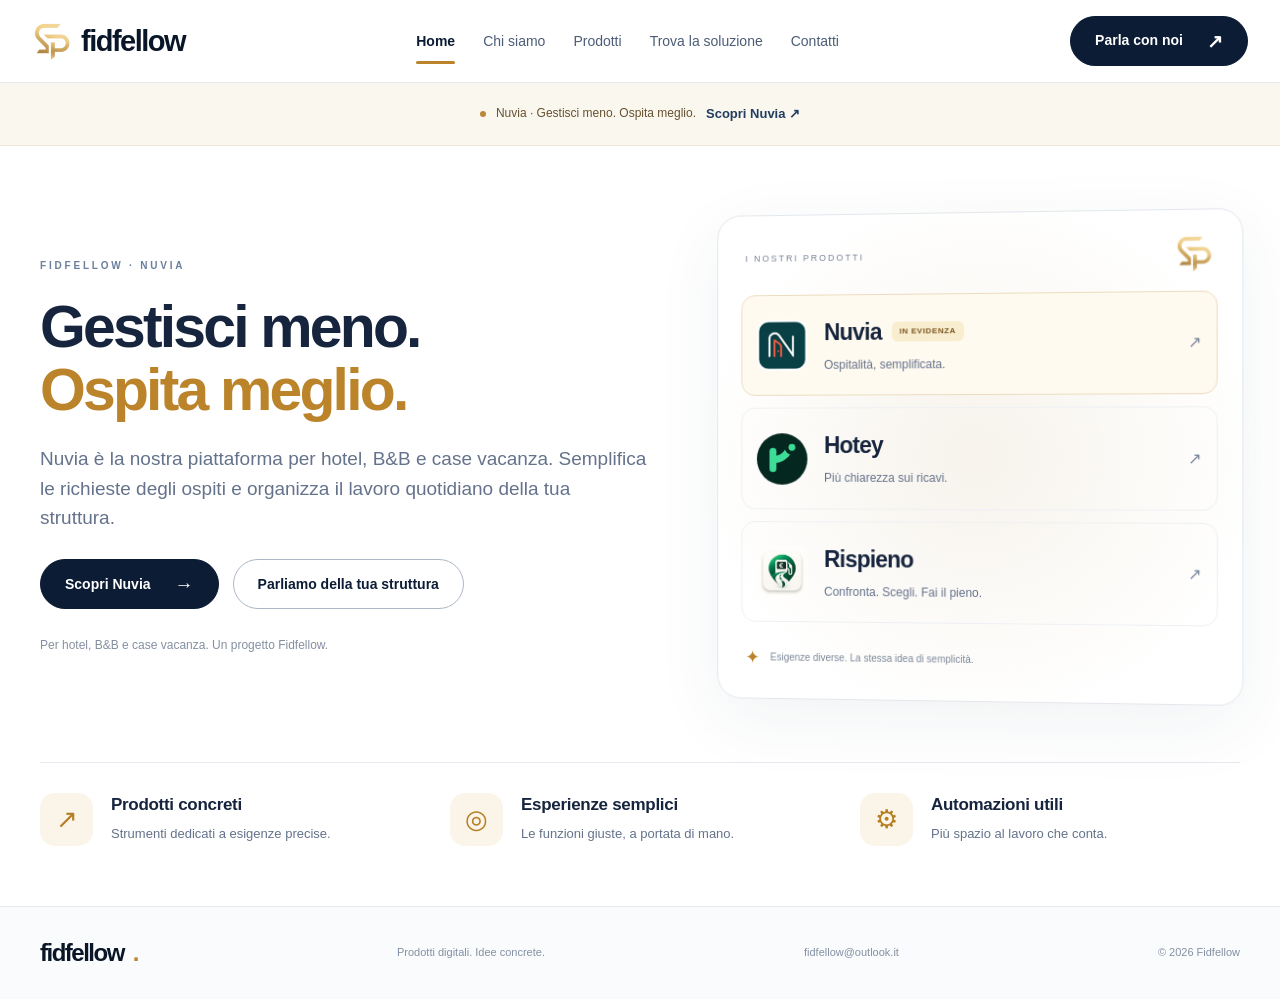
<file: index.html>
<!doctype html><html lang="it"><head>
<!-- Google tag (gtag.js) -->
<script async src="https://www.googletagmanager.com/gtag/js?id=G-3WZ1RW760S"></script>
<script>
  window.dataLayer = window.dataLayer || [];
  function gtag(){dataLayer.push(arguments);}
  gtag('js', new Date());
  gtag('config', 'G-3WZ1RW760S');
</script>
<meta charset="utf-8"><meta name="viewport" content="width=device-width,initial-scale=1"><title>Fidfellow — Prodotti digitali, idee concrete</title><meta name="description" content="Nuvia, Hotey e Rispieno: scopri i prodotti Fidfellow e le soluzioni di automazione AI per semplificare il lavoro e le scelte quotidiane."><link rel="canonical" href="https://www.fidfellow.it/"><meta name="theme-color" content="#ffffff"><link rel="icon" href="assets/fidfellow-mark.webp"><meta property="og:title" content="Fidfellow — Prodotti digitali, idee concrete"><meta property="og:description" content="Scopri Nuvia, la piattaforma Fidfellow per hotel, B&B e case vacanza. Gestisci meno. Ospita meglio."><meta property="og:image" content="https://www.fidfellow.it/assets/fidfellow-mark.webp"><script async src="https://pagead2.googlesyndication.com/pagead/js/adsbygoogle.js?client=ca-pub-4845368538074260" crossorigin="anonymous"></script><style>:root{--navy:#0b1c34;--text:#16253d;--muted:#64728b;--gold:#bb842a;--line:#e6eaf0;--surface:#f7f9fc;--shadow:0 20px 70px #263c5710}*{box-sizing:border-box}html{scroll-behavior:smooth;scroll-padding-top:90px}body{margin:0;color:var(--text);background:#fff;font-family:Inter,-apple-system,BlinkMacSystemFont,"Segoe UI",Arial,sans-serif;-webkit-font-smoothing:antialiased;line-height:1.6}body.lock{overflow:hidden}a{color:inherit;text-decoration:none}button,input,select,textarea{font:inherit}button,a,input{touch-action:manipulation}button{cursor:pointer}img{max-width:100%;object-fit:contain}button,a{ -webkit-tap-highlight-color:transparent}button:focus-visible,a:focus-visible,summary:focus-visible{outline:3px solid #bc8a3a;outline-offset:5px}input:focus,select:focus,textarea:focus{outline:2px solid #bc8a3a;outline-offset:2px}[hidden]{display:none!important}.container{width:min(1200px,calc(100% - 80px));margin-inline:auto}header{position:sticky;top:0;z-index:30;background:#fffffff5;border-bottom:1px solid var(--line);backdrop-filter:blur(14px)}.nav-wrap{width:min(1320px,calc(100% - 64px));min-height:82px;margin:auto;display:flex;align-items:center;justify-content:space-between;gap:30px}.brand{display:inline-flex;gap:9px;align-items:center;letter-spacing:-1.5px;font-size:29px;font-weight:750;color:#091628}.brand img{object-fit:contain;width:40px;height:40px}nav{display:flex;gap:28px;align-items:center}nav a{position:relative;padding:27px 0;font-size:14px;color:#4c5c76;white-space:nowrap}nav a[aria-current]{color:var(--navy);font-weight:650}nav a[aria-current]:after{content:'';position:absolute;bottom:15px;left:0;right:0;height:3px;background:var(--gold);border-radius:5px}#menu-toggle{display:none}.button{display:inline-flex;align-items:center;justify-content:center;gap:24px;background:var(--navy);border:1px solid var(--navy);border-radius:50px;padding:14px 24px;min-height:50px;color:#fff;font-size:14px;font-weight:600;line-height:1.4;transition:transform .2s,background .2s;white-space:normal;text-align:center}.button:hover{background:#203b60;transform:translateY(-2px)}.button.outline{color:var(--navy);background:transparent;border-color:#acb7c8}.button.outline:hover{background:#eef2f7}.button span{font-size:19px;line-height:1}.actions{display:flex;align-items:center;flex-wrap:wrap;gap:14px;margin-top:27px}.eyebrow{font-size:10px;font-weight:650;letter-spacing:2.8px;color:#6b7e9c;margin:0 0 22px}.gold,em{color:var(--gold)}em{font-style:normal}h1,h2,h3,p{margin-top:0}h1{font-size:clamp(42px,4.6vw,67px);line-height:1.06;letter-spacing:-2.8px;font-weight:700;margin-bottom:23px}h2{font-size:25px;line-height:1.2;letter-spacing:-.9px;margin-bottom:14px}h3{font-size:17px;line-height:1.3;letter-spacing:-.3px;margin-bottom:7px}p{color:var(--muted);font-size:15px;line-height:1.65}.lead{font-size:19px;line-height:1.55;max-width:630px;margin-bottom:0}.hero{display:grid;grid-template-columns:1.15fr 1fr;gap:65px;align-items:center;padding-block:66px 60px}.hero-foot{font-size:12px;margin:27px 0 0;color:#8490a1}.launch-strip{background:#faf7ef;display:flex;justify-content:center;align-items:center;gap:10px;padding:11px 20px;color:#665130;font-size:12px;border-bottom:1px solid #eee7d7}.launch-strip button{border:0;background:transparent;color:#6d4815;font-size:12px;font-weight:650;padding:5px 10px}.live-dot{height:6px;width:6px;background:#b88a3a;border-radius:50%;flex:none}.ecosystem{padding:24px;background:#fff;border:1px solid #e3e7ed;border-radius:24px;box-shadow:var(--shadow);transform:perspective(1400px) rotateY(-5deg);position:relative}.ecosystem:before{content:'';position:absolute;inset:-45px;z-index:-1;background:radial-gradient(ellipse,#eee6d77a,transparent 65%);pointer-events:none}.ecosystem-head{display:flex;align-items:center;justify-content:space-between;margin:0 4px 18px}.ecosystem-head>span{font-size:9px;letter-spacing:2px;color:#788297}.eco-row{display:flex;align-items:center;gap:17px;padding:19px 15px;border:1px solid #edf0f4;border-radius:14px;margin-bottom:12px;transition:transform .2s,background .2s}.eco-row:hover{background:#f8f9fc;transform:translateX(3px)}.eco-row img{width:52px;height:52px;border-radius:12px;flex:none}.eco-row>span:nth-child(2){flex:1}.eco-row strong{display:flex;gap:10px;align-items:center;font-size:23px;letter-spacing:-.8px}.eco-row small{font-size:12px;color:var(--muted)}.eco-row>span:last-child{color:#7b879b}.eco-launch{background:#fffaf0;border-color:#ebdcbf}.badge{display:inline-block;background:#f9edcf;color:#79541d;border-radius:6px;padding:4px 8px;font-size:8px;letter-spacing:.6px;font-weight:700;line-height:1.5;vertical-align:middle}.ecosystem-bottom{font-size:10px;color:#7b8798;padding:10px 4px 2px}.tiny-icon{color:var(--gold);font-size:18px;vertical-align:middle;margin-right:8px}.principles{display:grid;grid-template-columns:repeat(3,1fr);gap:30px;padding-block:30px 50px;border-top:1px solid var(--line)}.principles article{display:flex;gap:18px;align-items:center}.principles p{font-size:13px;margin:0}.icon-box{height:53px;width:53px;flex:none;display:inline-grid;place-items:center;background:#fbf5e9;color:#b57e22;border-radius:15px;font-size:26px}.card{background:white;border:1px solid var(--line);border-radius:18px;padding:27px}.values{display:grid;grid-template-columns:repeat(3,minmax(0,1fr));gap:20px}.values .icon-box{margin-bottom:22px}.values h2{font-size:22px}.values p{font-size:14px;margin:0}.brand-panel{min-height:370px;background:linear-gradient(145deg,#fafbfc,#f5efe3);border:1px solid #eee9e0;border-radius:24px;display:flex;flex-direction:column;align-items:center;justify-content:center;padding:35px}.brand-panel img{width:140px;height:140px}.brand-panel strong{font-size:35px;letter-spacing:-1.8px;margin-top:5px}.brand-panel p{font-size:17px;line-height:1.5;text-align:center;margin:12px 0 24px}.brand-panel>span{font-size:8px;color:#9a8b70;letter-spacing:1.5px}.split-note{display:grid;grid-template-columns:.8fr 1.2fr auto;gap:40px;align-items:center;margin-block:45px 60px;padding-top:30px;border-top:1px solid var(--line)}.split-note h2{margin:0}.split-note p{margin:0;font-size:14px}.text-link{border:0;background:transparent;color:#223d60;padding:6px 0;font-size:13px;font-weight:600;min-height:40px;display:inline-flex;align-items:center}.page-intro{padding-block:55px 38px}.page-intro h1{max-width:900px}.page-intro .lead{max-width:720px;font-size:18px}.product-grid{display:grid;grid-template-columns:repeat(3,minmax(0,1fr));gap:20px}.product-card{display:flex;flex-direction:column;padding:28px;min-width:0}.product-top{display:flex;align-items:center;justify-content:space-between;gap:12px;margin-bottom:25px}.product-top img{width:60px;height:60px;border-radius:14px}.category{font-size:8px;letter-spacing:1px;color:#7788a0;text-align:right}.product-card h2{font-size:29px;margin-bottom:15px}.product-card p{font-size:14px}.product-card ul{list-style:none;margin:2px 0 28px;padding:0;font-size:12px;color:#5c6c84}.product-card li{border-bottom:1px solid #eef1f5;padding:9px 0}.product-card li:before{content:'✓';color:var(--gold);margin-right:9px}.product-card .button{margin-top:auto;align-self:start;font-size:13px}.product-launch{background:#fffdf8;border-color:#e7d4ae}.custom-banner{display:flex;align-items:center;justify-content:space-between;gap:25px;border-top:1px solid var(--line);margin-top:36px;padding-block:30px 48px}.custom-banner h2{font-size:24px;margin-bottom:6px}.custom-banner p{margin:0;font-size:14px}.back{display:inline-block;font-size:13px;color:#64748b;margin:35px 0}.detail-layout{display:grid;grid-template-columns:.8fr 1.2fr;gap:70px;align-items:center;padding-bottom:60px}.detail-layout h1{font-size:clamp(40px,4vw,59px)}.detail-layout .lead{font-size:17px}.detail-art{min-height:380px;border-radius:24px;display:flex;flex-direction:column;align-items:center;justify-content:center;gap:36px;padding:35px;background:#f0f7f6}.detail-art>img{width:155px;height:155px;border-radius:25px}.detail-art>span{font-size:9px;letter-spacing:1.5px;color:#44605c;text-align:center}.hotey-art{background:#eff6f1}.rispieno-art{background:#fff5df}.rispieno-art>span{color:#896e33}dl{font-size:13px;margin:25px 0}dl>div{display:flex;justify-content:space-between;gap:20px;padding:12px 0;border-bottom:1px solid var(--line)}dd{margin:0;color:var(--muted);text-align:right}.steps{list-style:none;padding:0;margin:25px 0;font-size:14px;color:#5b6e85}.steps li{padding:9px 0}.steps b{color:var(--gold);font-size:11px;margin-right:12px}.results-intro h1{font-size:clamp(40px,4vw,58px)}.simulator{padding-bottom:55px}.sim-toolbar{display:flex;justify-content:space-between;gap:20px;align-items:center;margin-bottom:23px}.segmented{display:flex;gap:5px;padding:5px;background:#f0f3f8;border:1px solid var(--line);border-radius:11px}.segmented button{background:transparent;color:#66758e;border:0;padding:10px 25px;border-radius:7px;font-size:13px;min-height:42px}.segmented button[aria-pressed=true]{background:var(--navy);color:white;box-shadow:0 3px 5px #12243d20}.small-button{background:white;border:1px solid #dbe2ec;border-radius:9px;padding:10px 15px;font-size:12px;color:#3a4e6c;min-height:42px}.small-button:hover{background:#f5f7fb}.sim-grid{display:grid;grid-template-columns:300px minmax(0,1fr);gap:22px;align-items:start}.controls{background:#fbfcfe;padding:23px}.control-heading{display:flex;justify-content:space-between;align-items:center;gap:10px}.control-heading h2{font-size:19px;margin:0}.control-heading .text-link{font-size:10px;color:#7b8699}.controls>p{font-size:12px;margin-top:14px}.range-label{flex-direction:row;display:flex;flex-wrap:wrap;align-items:center;justify-content:space-between;gap:8px;font-size:12px;color:#51627b;margin-top:25px}.range-label output{font-weight:650;color:var(--navy);font-size:14px}.range-label input{width:100%;accent-color:#bc8b39;min-height:32px;cursor:pointer}.controls .assumption{font-size:10px;color:#7a879a;border-top:1px solid var(--line);padding-top:18px;margin:20px 0 0}.metrics{display:grid;grid-template-columns:1fr 1fr;gap:18px;margin-bottom:18px}.metrics article{padding:23px}.metrics span{display:block;font-size:12px;color:#5c6e88}.metrics strong{font-size:33px;line-height:1.3;letter-spacing:-1px;display:block;margin:10px 0;color:#142943}.metrics article:first-child strong{color:#ad7926}.metrics small{font-size:10px;color:#7c8aa0}.chart-card{padding:24px}.chart-heading{display:flex;justify-content:space-between;align-items:center;gap:20px}.chart-heading .eyebrow{font-size:8px;letter-spacing:1.5px;margin-bottom:9px}.chart-heading h2{font-size:20px;margin:0}.sim-status{font-size:10px;color:#9b742f;white-space:nowrap}#result-chart{width:100%;height:auto;display:block;margin-top:16px;overflow:visible}.chart-note{font-size:11px;margin:0;color:#70809a}.data-table{margin-top:18px;padding:17px 23px}.data-table summary{cursor:pointer;min-height:32px;font-size:13px;align-content:center}.table-scroll{overflow:auto;margin-top:15px}table{border-collapse:collapse;width:100%;font-size:12px;text-align:left}th,td{padding:10px;border-bottom:1px solid var(--line);white-space:nowrap}th{color:#64748b;font-weight:600}tbody tr:hover{background:#f7f9fc}.contact-intro{padding-bottom:35px}.contact-layout{display:grid;grid-template-columns:1.35fr .85fr;gap:23px;padding-bottom:20px}#contact-form{padding:30px}#contact-form>p{font-size:13px}label{display:flex;flex-direction:column;gap:7px;font-size:12px;color:#52627c;margin-top:17px}.form-row{display:grid;grid-template-columns:1fr 1fr;gap:15px}label small{display:inline;font-size:10px;color:#7e8da3}input:not([type=range]),select,textarea{border:1px solid #dfe5ed;border-radius:8px;padding:12px 13px;width:100%;min-width:0;min-height:45px;color:var(--text);background:#fdfefe;font-size:16px}textarea{resize:vertical;line-height:1.5}#contact-form .button{margin-top:22px}#contact-form .form-note{font-size:10px;margin:13px 0 0;color:#7a879b}.contact-side{display:grid;gap:20px;align-content:start}.contact-side .icon-box{margin-bottom:20px}.contact-side h2{font-size:23px}.contact-side p{font-size:13px}.email{display:block;font-size:clamp(16px,1.5vw,21px);font-weight:550;letter-spacing:-.4px;overflow-wrap:anywhere;margin:15px 0 20px}.faq{max-width:850px;padding-block:20px 55px}.faq h2{font-size:25px}.faq details{border-bottom:1px solid var(--line);padding:15px 0}.faq summary{font-size:14px;cursor:pointer;min-height:36px;align-content:center}.faq p{font-size:13px;margin:10px 0}.footer-inner{display:flex;gap:25px;align-items:center;justify-content:space-between;padding-block:27px}.footer-inner .brand{font-size:24px}.footer-inner>span,.footer-inner>a:not(.brand),.footer-inner small{font-size:11px;color:#8290a4}footer{border-top:1px solid var(--line);background:#fafbfc;margin-top:10px}.skip{position:fixed;top:-80px;left:20px;z-index:200;background:var(--navy);color:white;padding:12px}.skip:focus{top:10px}dialog{border:1px solid #ece8df;padding:0;border-radius:25px;width:min(460px,calc(100% - 32px));max-height:calc(100dvh - 32px);overflow:auto;box-shadow:0 35px 110px #07192f40;color:var(--text)}dialog::backdrop{background:#07152680;backdrop-filter:blur(5px)}.modal-close{position:absolute;right:15px;top:15px;width:40px;height:40px;display:grid;place-items:center;border:1px solid #e3ded5;border-radius:50%;background:#ffffffd9;color:#2f3b4c;font-size:26px;z-index:1}.launch-art{display:flex;align-items:center;justify-content:center;gap:20px;background:#fff7e7;padding:30px 35px 24px;min-height:150px}.launch-art img{width:88px;height:88px;border-radius:22px}.launch-art .badge{font-size:9px;padding:7px 10px}.launch-content{padding:30px 35px;text-align:center}.launch-content .eyebrow{font-size:8px;letter-spacing:2px;margin-bottom:15px}.launch-content h2{font-size:39px;line-height:1.1;letter-spacing:-1.8px;margin-bottom:17px}.launch-content p:not(.eyebrow){font-size:14px}.launch-content .button{width:100%;margin-top:10px}.launch-content .dismiss{display:block;margin:15px auto 0;color:#708098;font-weight:400}.page-enter{animation:page-enter .25s ease}@keyframes page-enter{from{opacity:.5;transform:translateY(6px)}to{opacity:1;transform:translateY(0)}}
@media(min-width:1450px){.hero{padding-block:85px 70px}h1{font-size:69px}.home-hero{gap:90px}.container{width:min(1240px,calc(100% - 100px))}}
@media(max-width:1050px){.nav-wrap{gap:20px;width:calc(100% - 40px)}nav{gap:20px}.nav-cta{display:none}.hero{gap:35px}.hero h1{font-size:52px}.eco-row{padding:15px 10px;gap:10px}.eco-row strong{font-size:20px}.ecosystem{padding:19px}.product-card{padding:22px}.product-top{align-items:flex-start;flex-direction:column}.detail-layout{gap:35px}.sim-grid{grid-template-columns:260px minmax(0,1fr)}.controls{padding:18px}.metrics strong{font-size:28px}.split-note{grid-template-columns:1fr 1fr}.split-note .text-link{grid-column:2}.footer-inner{flex-wrap:wrap}.contact-layout{grid-template-columns:1.15fr .85fr}}
@media(max-width:760px){.container{width:calc(100% - 40px)}.nav-wrap{min-height:72px}.brand{font-size:27px}.brand img{width:34px;height:34px}#menu-toggle{display:flex;align-items:center;gap:13px;border:1px solid #e1e6ed;background:#fff;border-radius:30px;color:var(--navy);padding:10px 15px;min-height:44px;font-size:13px}nav{display:none;position:absolute;top:72px;left:0;right:0;background:#fff;border-bottom:1px solid var(--line);box-shadow:0 22px 40px #10284c15;padding:12px 22px 20px;flex-direction:column;gap:0;align-items:stretch;max-height:calc(100dvh - 72px);overflow:auto}header.menu-open nav{display:flex}nav a{padding:15px 10px;font-size:19px;border-bottom:1px solid #f0f2f6}nav a[aria-current]:after{left:0;top:19px;bottom:19px;width:3px;height:auto;right:auto}.launch-strip{font-size:10px;gap:7px;padding:8px 15px}.launch-strip button{font-size:10px;padding-inline:4px;white-space:nowrap}.hero{grid-template-columns:1fr;padding-block:36px;gap:32px}.hero h1,h1{font-size:clamp(39px,9.2vw,57px);letter-spacing:-1.8px}.lead,.page-intro .lead{font-size:16px}.eyebrow{font-size:8px;letter-spacing:2.2px;margin-bottom:18px}.actions{gap:10px;margin-top:22px}.button{padding:13px 20px;min-height:48px;font-size:13px;gap:15px}.hero-foot{font-size:11px;margin-top:19px}.ecosystem{transform:none;padding:20px;border-radius:20px}.ecosystem-head{margin-bottom:10px}.ecosystem-head img{width:30px;height:30px}.eco-row{padding:13px;gap:14px}.eco-row img{width:45px;height:45px}.eco-row strong{font-size:20px}.eco-row small{font-size:11px}.ecosystem-bottom{font-size:9px}.principles{grid-template-columns:1fr;gap:22px;padding-block:27px 38px}.principles article{gap:15px}.principles p{font-size:12px}.icon-box{width:46px;height:46px;font-size:23px}.brand-panel{min-height:250px;padding:25px}.brand-panel img{width:100px;height:100px}.brand-panel strong{font-size:28px}.brand-panel p{font-size:15px;margin-bottom:16px}.values{grid-template-columns:1fr;gap:13px}.values .card{padding:23px}.values .icon-box{float:left;margin:0 18px 12px 0}.values h2{font-size:21px;margin-top:8px}.values p{clear:both;padding-top:10px}.split-note{grid-template-columns:1fr;gap:15px;margin-block:30px 38px}.split-note .text-link{grid-column:auto}.split-note h2{font-size:26px}.page-intro{padding-block:34px 28px}.product-grid{grid-template-columns:1fr;gap:16px}.product-top{flex-direction:row;align-items:center;margin-bottom:20px}.product-card{padding:25px}.product-card h2{font-size:28px}.product-card ul{margin-bottom:22px}.custom-banner{flex-direction:column;align-items:start;padding-bottom:35px;gap:20px}.detail-layout{grid-template-columns:1fr;gap:28px;padding-bottom:35px}.detail-art{min-height:220px;gap:20px;padding:25px}.detail-art>img{width:110px;height:110px}.detail-layout h1{font-size:40px}.detail-layout .lead{font-size:16px}.back{margin:24px 0}.results-intro h1{font-size:39px}.sim-grid{grid-template-columns:1fr;gap:15px}.sim-toolbar{gap:10px;flex-wrap:wrap;margin-bottom:15px}.segmented{flex:1}.segmented button{flex:1;padding:10px 15px}.small-button{font-size:11px}.controls{padding:21px}.controls>p{margin:8px 0}.range-label{margin-top:19px}.range-label input{min-height:42px}.metrics{gap:11px;margin-bottom:13px}.metrics article{padding:17px 14px}.metrics span{font-size:10px}.metrics strong{font-size:clamp(22px,6vw,29px)}.metrics small{font-size:9px}.chart-card{padding:19px 12px}.chart-heading{padding-inline:6px;gap:10px}.chart-heading h2{font-size:17px}.sim-status{font-size:8px}.chart-heading .eyebrow{font-size:7px;letter-spacing:1px}.chart-note{padding-inline:6px;font-size:10px}.data-table{padding:15px}.contact-layout{grid-template-columns:1fr;gap:17px}#contact-form{padding:23px}.form-row{grid-template-columns:1fr;gap:0}.contact-side{gap:15px}.contact-side .card{padding:23px}.email{font-size:21px}.faq{padding-block:20px 35px}.faq h2{font-size:24px}.footer-inner{gap:15px;display:grid;grid-template-columns:1fr 1fr;padding-block:22px}.footer-inner>.brand{grid-column:1/-1}.footer-inner>a:not(.brand){grid-column:1/-1;grid-row:3}.footer-inner>span{font-size:10px}.footer-inner small{text-align:right;font-size:10px}.launch-content{padding:25px}.launch-content h2{font-size:35px}.launch-art{padding:25px;gap:15px}.launch-art img{width:75px;height:75px}.launch-art .badge{font-size:8px}}
@media(prefers-reduced-motion:reduce){html{scroll-behavior:auto}*,*:before,*:after{animation:none!important;transition:none!important}}
/* Interactive forecast chart: dimensional SVG, real scenario values. */
.chart-card{position:relative;background:linear-gradient(145deg,#fff 45%,#fbf8f1);box-shadow:0 10px 35px #1c35570a;border-color:#e6e6e8;overflow:hidden}.chart-card:before{content:'';position:absolute;left:24px;right:24px;top:0;height:2px;background:linear-gradient(90deg,transparent,#d7b67488,transparent)}#result-chart{touch-action:pan-y;border-radius:12px}#result-chart:focus-visible{outline:2px solid #bc8b39;outline-offset:4px}.chart-hit{cursor:crosshair}.trend-note{font-size:10px;color:#7a879b;margin:9px 0 0}.metrics strong{font-variant-numeric:tabular-nums}.chart-curve{stroke-dasharray:1400;stroke-dashoffset:0;animation:curve-reveal .65s cubic-bezier(.2,.7,.3,1)}@keyframes curve-reveal{from{stroke-dashoffset:1400}to{stroke-dashoffset:0}}@media(prefers-reduced-motion:reduce){.chart-curve{animation:none}}
.analysis-guidance{margin-bottom:18px;background:#faf8f3}.analysis-guidance .eyebrow{font-size:8px;margin-bottom:10px}.analysis-guidance h2{font-size:23px}.analysis-guidance p:last-child{font-size:13px;margin:0}.controls label{margin-top:20px;line-height:1.5}.controls label small{font-size:10px;color:#78869b;line-height:1.5}.controls input[type=number]{font-variant-numeric:tabular-nums}.data-origin{font-size:10px!important;padding:10px 12px;background:#f5efdf;border-radius:8px;color:#765c2f!important}.decision-box{margin-top:17px;border-left:3px solid #c2903d}.decision-box p{font-size:13px;margin:0}.analysis-cta{margin-top:24px;display:flex;gap:20px;align-items:center;justify-content:space-between}.analysis-cta p{font-size:12px;margin:0}.analysis-cta .button{flex-shrink:0}.metrics strong.negative{color:#aa4d3f}.small-button:disabled{opacity:.45;cursor:not-allowed}#formula{font-size:12px;padding-top:15px}.data-table .form-note{font-size:10px;margin-top:15px;color:#78869b}.sim-grid{grid-template-columns:330px minmax(0,1fr)}@media(max-width:1050px){.sim-grid{grid-template-columns:290px minmax(0,1fr)}}@media(max-width:760px){.sim-grid{grid-template-columns:1fr}.analysis-cta{flex-direction:column;align-items:start}.analysis-guidance h2{font-size:21px}}.review-layout{display:grid;grid-template-columns:1fr 1.1fr;gap:25px;padding-bottom:55px;align-items:start}.review-layout>div{display:grid;gap:20px}.review-published{background:#fbf9f4}.review-policy{border-top:1px solid #e5dfd3;padding-top:17px;font-size:12px}.review-data p{font-size:13px}.review-layout form>p{font-size:13px}.review-layout form .button{margin-top:22px}.review-layout .form-note{font-size:11px;margin:15px 0 0}.review-consent{display:flex;flex-direction:row;align-items:flex-start;gap:12px;font-size:12px;line-height:1.5}.review-consent input[type=checkbox]{width:18px;height:18px;min-height:18px;flex:0 0 18px;margin:3px 0 0;accent-color:#b58532}#review-form{scroll-margin-top:100px}.reviews-intro .actions{margin-bottom:8px}@media(max-width:760px){.review-layout{grid-template-columns:1fr;gap:20px}.review-layout .card{padding:23px}.review-layout{padding-bottom:35px}}.finder{padding-bottom:60px}.finder-progress{display:flex;justify-content:space-between;align-items:center;gap:20px;border-bottom:1px solid var(--line);padding-bottom:15px;margin-bottom:24px;min-height:57px}.finder-progress>span{font-size:12px;color:#7b6b4a}.finder-options{display:grid;grid-template-columns:1fr 1fr;gap:20px}.finder-choice{text-align:left;color:var(--text);font:inherit;transition:border-color .2s,transform .2s,box-shadow .2s;cursor:pointer}.finder-choice:hover{border-color:#ccb077;box-shadow:0 8px 28px #1729400a;transform:translateY(-3px)}.finder-choice .icon-box{margin-bottom:22px}.finder-choice h2{font-size:24px;margin-bottom:12px}.finder-choice p{font-size:14px;margin-bottom:12px}.finder-choice .text-link{color:#85642c}.finder-bottom{font-size:12px;margin-top:25px}#finder-second{max-width:850px;margin:auto}#finder-question{font-size:32px;margin:22px 0 15px;line-height:1.2}.finder-detail-options{display:grid;gap:14px;margin-top:25px}.finder-detail-choice{display:flex;align-items:center;gap:22px;text-align:left;border:1px solid var(--line);border-radius:15px;background:#fff;color:var(--text);padding:23px;min-height:86px}.finder-detail-choice>span:first-child{color:#b88b43;font-size:12px}.finder-detail-choice>span:nth-child(2){flex:1;font-size:17px}.finder-detail-choice:hover{background:#fcfaf5;border-color:#d0b88e}.finder-result{display:grid;grid-template-columns:1.3fr 1fr;gap:45px;padding:40px}.finder-result h2{font-size:39px;margin-bottom:18px}.finder-context{color:#997129;font-size:13px}.finder-result-copy>p:not(.eyebrow){font-size:15px}.finder-result ul{list-style:none;padding:0;margin:22px 0}.finder-result li{font-size:13px;padding:8px 0;border-bottom:1px solid var(--line)}.finder-result li:before{content:'✓';color:#b88b43;margin-right:10px}.finder-result-aside{padding:27px;background:#f8f9fc;border-radius:16px;align-self:start}.finder-result-aside .icon-box{margin-bottom:23px}.finder-result-aside p{font-size:13px}.finder-result-aside .text-link{display:block;margin-top:12px}.finder-result-copy>.text-link{margin-top:14px}#finder-title:focus,#finder-question:focus{outline:none}@media(max-width:760px){.finder{padding-bottom:35px}.finder-options{grid-template-columns:1fr;gap:14px}.finder-choice{padding:23px}.finder-choice .icon-box{margin-bottom:16px}.finder-choice h2{font-size:22px}#finder-question{font-size:27px}.finder-detail-choice{padding:19px;gap:15px}.finder-detail-choice>span:nth-child(2){font-size:15px}.finder-result{grid-template-columns:1fr;gap:24px;padding:24px}.finder-result h2{font-size:32px}.finder-result-aside{padding:23px}.finder-progress>span{font-size:10px}}</style></head><body>
<a class="skip" href="#main">Vai al contenuto</a><header><div class="nav-wrap"><a class="brand" href="#home" aria-label="Fidfellow, Home"><img src="[data-uri]" alt="" width="40" height="40">fidfellow</a><button id="menu-toggle" aria-expanded="false" aria-controls="navigation">Menu <span aria-hidden="true">☰</span></button><nav id="navigation" aria-label="Navigazione principale"><a href="#home">Home</a><a href="#chi-siamo">Chi siamo</a><a href="#prodotti">Prodotti</a><a href="#soluzioni">Trova la soluzione</a><a href="#contatti">Contatti</a></nav><a class="button nav-cta" href="#contatti">Parla con noi <span>↗</span></a></div></header>
<main id="main">
<section data-page="home"><div class="launch-strip"><span class="live-dot"></span><span>Nuvia · Gestisci meno. Ospita meglio.</span><a href="nuvia/" class="text-link">Scopri Nuvia ↗</a></div><div class="container hero home-hero"><div class="hero-copy"><p class="eyebrow">FIDFELLOW · NUVIA</p><h1>Gestisci meno.<br><em>Ospita meglio.</em></h1><p class="lead">Nuvia è la nostra piattaforma per hotel, B&B e case vacanza. Semplifica le richieste degli ospiti e organizza il lavoro quotidiano della tua struttura.</p><div class="actions"><a class="button" href="nuvia/">Scopri Nuvia <span>→</span></a><a class="button outline" href="#contatti" data-topic="Nuvia">Parliamo della tua struttura</a></div><p class="hero-foot">Per hotel, B&B e case vacanza. Un progetto Fidfellow.</p></div><div class="ecosystem" aria-label="L’ecosistema dei prodotti Fidfellow"><div class="ecosystem-head"><span>I NOSTRI PRODOTTI</span><img src="[data-uri]" alt="" width="38" height="38"></div><a class="eco-row eco-launch" href="nuvia/"><img src="[data-uri]" alt="" width="56" height="56"><span><strong>Nuvia <b class="badge">IN EVIDENZA</b></strong><small>Ospitalità, semplificata.</small></span><span>↗</span></a><a class="eco-row" href="#hotey"><img src="[data-uri]" alt="" width="56" height="56"><span><strong>Hotey</strong><small>Più chiarezza sui ricavi.</small></span><span>↗</span></a><a class="eco-row" href="#rispieno"><img src="[data-uri]" alt="" width="56" height="56"><span><strong>Rispieno</strong><small>Confronta. Scegli. Fai il pieno.</small></span><span>↗</span></a><div class="ecosystem-bottom"><span class="tiny-icon">✦</span> Esigenze diverse. La stessa idea di semplicità.</div></div></div><div class="container principles"><article><span class="icon-box">↗</span><div><h3>Prodotti concreti</h3><p>Strumenti dedicati a esigenze precise.</p></div></article><article><span class="icon-box">◎</span><div><h3>Esperienze semplici</h3><p>Le funzioni giuste, a portata di mano.</p></div></article><article><span class="icon-box">⚙</span><div><h3>Automazioni utili</h3><p>Più spazio al lavoro che conta.</p></div></article></div></section>
<section data-page="chi-siamo" hidden><div class="container hero about-hero"><div><p class="eyebrow">FIDFELLOW · CHI SIAMO</p><h1>Costruiamo con<br><em>visione e concretezza.</em></h1><p class="lead">Sviluppiamo prodotti digitali e soluzioni di automazione AI per aiutare aziende e persone a semplificare le attività quotidiane.</p><div class="actions"><a href="#prodotti" class="button">Scopri cosa facciamo <span>→</span></a><a href="#contatti" class="button outline">Contattaci</a></div></div><div class="brand-panel"><img src="[data-uri]" alt="Logo Fidfellow" width="180" height="180"><strong>fidfellow</strong><p>Dal bisogno reale.<br>Alla soluzione utile.</p><span>PRODOTTI · SOFTWARE · AUTOMAZIONE AI</span></div></div><div class="container values"><article class="card"><span class="icon-box">◎</span><h2>Missione</h2><p>Dare valore al tempo attraverso prodotti e automazioni che rendano più semplici il lavoro e le decisioni quotidiane.</p></article><article class="card"><span class="icon-box">↗</span><h2>Approccio</h2><p>Partire da un bisogno concreto, costruire una soluzione utilizzabile e migliorarla sulla base dell’esperienza.</p></article><article class="card"><span class="icon-box">◇</span><h2>Valori</h2><p>Semplicità, chiarezza e tecnologia utile. Mettiamo al centro le persone che useranno ciò che realizziamo.</p></article></div><div class="container split-note"><h2>Prodotti nostri.<br>Soluzioni per te.</h2><p>Accanto a Nuvia, Hotey e Rispieno, realizziamo automazioni AI e sistemi per digitalizzare i processi aziendali. Raccontaci da dove vuoi partire.</p><a class="text-link" href="#contatti">Parliamone →</a></div></section>
<section data-page="prodotti" hidden><div class="container page-intro"><p class="eyebrow">FIDFELLOW · PRODOTTI</p><h1>Strumenti diversi.<br>Un obiettivo: <em>semplificare.</em></h1><p class="lead">Ospitalità, ricavi e mobilità. Scegli il prodotto e scopri cosa può fare per te.</p></div><div class="container product-grid"><article class="product-card card product-launch"><div class="product-top"><img src="[data-uri]" width="64" height="64" alt="Logo Nuvia"><span class="badge">NUVIA · IN EVIDENZA</span></div><h2>Nuvia</h2><p>Una piattaforma per hotel, B&B e case vacanza. Per organizzare il lavoro e gestire le richieste quotidiane con più chiarezza.</p><ul><li>Organizzazione operativa</li><li>Richieste degli ospiti</li><li>Ospitalità indipendente</li></ul><a class="button" href="#nuvia">Scopri Nuvia <span>↗</span></a></article><article class="product-card card"><div class="product-top"><img src="[data-uri]" width="64" height="64" alt="Logo Hotey"><span class="category">REVENUE OPERATIONS</span></div><h2>Hotey</h2><p>Un motore di revenue recovery per hotel. Per confrontare prenotazioni, commissioni e pagamenti e approfondire le anomalie.</p><ul><li>Confronto dei dati</li><li>Anomalie da verificare</li><li>Ricavi potenzialmente recuperabili</li></ul><a class="button outline" href="#hotey">Scopri Hotey <span>↗</span></a></article><article class="product-card card"><div class="product-top"><img src="[data-uri]" width="64" height="64" alt="Logo Rispieno"><span class="category">MOBILITÀ</span></div><h2>Rispieno</h2><p>Confronta i distributori e i prezzi del carburante. Guarda anche la distanza e apri le indicazioni per la stazione che scegli.</p><ul><li>Confronto per carburante</li><li>Prezzi e posizione</li><li>Indicazioni su Google Maps</li></ul><a class="button" href="#rispieno">Scopri Rispieno <span>↗</span></a></article></div><div class="container custom-banner"><div><h2>Hai un’esigenza diversa?</h2><p>Parliamo di automazioni AI e soluzioni per i tuoi processi.</p></div><a class="button outline" href="#contatti">Soluzioni su misura →</a></div></section>
<section data-page="nuvia" hidden class="detail-page container"><a class="back" href="#prodotti">← Torna ai prodotti</a><div class="detail-layout"><div class="detail-art nuvia-art"><img src="[data-uri]" alt="Logo Nuvia" width="180" height="180"><span>OSPITALITÀ, SEMPLIFICATA.</span></div><div><p class="eyebrow">FIDFELLOW · NUVIA</p><h1>Più spazio<br><em>all’ospitalità.</em></h1><p class="lead">La piattaforma dedicata a hotel, B&B e case vacanza: richieste ripetitive, organizzazione operativa e una visione più chiara della struttura.</p><dl><div><dt>Per chi</dt><dd>Ospitalità indipendente</dd></div><div><dt>Focus</dt><dd>Organizzazione e attività quotidiane</dd></div></dl><div class="actions"><a class="button" href="nuvia/" target="_blank" rel="noopener">Scopri il sito Nuvia ↗</a><a class="button outline" href="#contatti" data-topic="Nuvia">Chiedi informazioni</a></div></div></div></section>
<section data-page="hotey" hidden class="detail-page container"><a class="back" href="#prodotti">← Torna ai prodotti</a><div class="detail-layout"><div class="detail-art hotey-art"><img src="[data-uri]" alt="Logo Hotey" width="180" height="180"><span>CHIAREZZA SUI RICAVI.</span></div><div><p class="eyebrow">FIDFELLOW · HOTEY</p><h1>Ogni ricavo<br><em>merita attenzione.</em></h1><p class="lead">Confronta prenotazioni, commissioni OTA e pagamenti per individuare anomalie e importi potenzialmente recuperabili, sempre da verificare.</p><dl><div><dt>Per chi</dt><dd>Hotel indipendenti</dd></div><div><dt>Focus</dt><dd>Revenue recovery</dd></div></dl><div class="actions"><a class="button" href="https://hotey0.vercel.app/" target="_blank" rel="noopener">Apri Hotey ↗</a><a class="button outline" href="#contatti" data-topic="Hotey">Chiedi informazioni</a></div></div></div></section>
<section data-page="rispieno" hidden class="detail-page container"><a class="back" href="#prodotti">← Torna ai prodotti</a><div class="detail-layout"><div class="detail-art rispieno-art"><img src="[data-uri]" alt="Logo Rispieno" width="180" height="180"><span>PRIMA RISPIENO. POI SI PARTE.</span></div><div><p class="eyebrow">FIDFELLOW · RISPIENO</p><h1>Il prossimo pieno?<br><em>Parti dal confronto.</em></h1><p class="lead">Scegli il carburante, confronta prezzi e distanza dei distributori e apri le indicazioni su Google Maps. Una scelta più informata, prima di partire.</p><ol class="steps"><li><b>01</b> Scegli il carburante e la località.</li><li><b>02</b> Confronta i distributori e i prezzi.</li><li><b>03</b> Apri le indicazioni per quello che scegli.</li></ol><div class="actions"><a class="button" href="https://rispieno-palmdigisell.vercel.app/" target="_blank" rel="noopener noreferrer">Visita il sito Rispieno ↗</a><a class="button outline" href="https://rispieno.vercel.app/app" target="_blank" rel="noopener noreferrer">Apri l’app ↗</a><a class="button outline" href="#convenienza" data-scenario="rispieno">Simula il risparmio</a></div></div></div></section>
<section data-page="soluzioni" hidden><div class="container page-intro"><p class="eyebrow">FIDFELLOW · TROVA LA TUA SOLUZIONE</p><h1>Partiamo da te.<br><em>Cosa vuoi semplificare?</em></h1><p class="lead">Due scelte per individuare il prodotto o il servizio da approfondire. Scegli la tua esigenza: ti mostriamo un punto di partenza concreto.</p></div><div class="container finder"><div class="finder-progress" aria-label="Avanzamento"><span id="finder-step">01 / 02 · La tua esigenza</span><button type="button" class="text-link" id="finder-reset" hidden>Ricomincia ↺</button></div><div id="finder-first"><div class="finder-options"><button type="button" class="finder-choice card" data-need="nuvia"><span class="icon-box" aria-hidden="true">⌂</span><h2>Gestire l’ospitalità</h2><p>Organizzare le attività di hotel, B&B e case vacanza.</p><span class="text-link">Parti da qui →</span></button><button type="button" class="finder-choice card" data-need="hotey"><span class="icon-box" aria-hidden="true">↗</span><h2>Controllare i ricavi</h2><p>Confrontare prenotazioni, commissioni e pagamenti dell’hotel.</p><span class="text-link">Parti da qui →</span></button><button type="button" class="finder-choice card" data-need="rispieno"><span class="icon-box" aria-hidden="true">◇</span><h2>Scegliere dove fare il pieno</h2><p>Confrontare i distributori e valutare prezzo e distanza.</p><span class="text-link">Parti da qui →</span></button><button type="button" class="finder-choice card" data-need="custom"><span class="icon-box" aria-hidden="true">⚙</span><h2>Automatizzare il lavoro</h2><p>Rendere più semplice un processo della tua azienda.</p><span class="text-link">Parti da qui →</span></button></div><p class="finder-bottom">Non sai da dove partire? <a class="text-link" href="#contatti">Raccontacelo direttamente →</a></p></div><div id="finder-second" hidden><button type="button" class="text-link" id="finder-back">← Cambia esigenza</button><h2 id="finder-question" tabindex="-1"></h2><p>Seleziona ciò che ti interessa di più.</p><div id="finder-details" class="finder-detail-options"></div></div><div id="finder-result" class="finder-result card" hidden><div class="finder-result-copy"><p class="eyebrow">IL TUO PUNTO DI PARTENZA</p><h2 id="finder-title" tabindex="-1"></h2><p id="finder-context" class="finder-context"></p><p id="finder-description"></p><ul id="finder-features"></ul><div class="actions"><a class="button" id="finder-open">Apri il prodotto ↗</a><a class="button outline" id="finder-learn">Scopri di più</a></div><a class="text-link" id="finder-contact" href="#contatti">Parliamo della tua esigenza →</a></div><aside class="finder-result-aside"><span class="icon-box" aria-hidden="true">◎</span><h3>Una scelta informata.</h3><p id="finder-note"></p><a class="text-link" href="#convenienza" id="finder-calc">Valuta la convenienza con i tuoi dati →</a><button type="button" class="text-link" id="finder-reconsider">← Modifica la tua priorità</button></aside></div></div></section>
<section data-page="convenienza" hidden><div class="container page-intro results-intro"><p class="eyebrow">FIDFELLOW · VALUTA LA CONVENIENZA</p><h1>Il valore si misura.<br><em>Partendo dai tuoi numeri.</em></h1><p class="lead">Quanto tempo puoi recuperare? Quanto resta dopo i costi? Confronta le alternative con dati della tua attività, non con percentuali di crescita preimpostate.</p></div><div class="container simulator"><div class="sim-toolbar"><div class="segmented" aria-label="Scegli il prodotto"><button data-sim="nuvia" aria-pressed="true">Nuvia</button><button data-sim="hotey" aria-pressed="false">Hotey</button><button data-sim="rispieno" aria-pressed="false">Rispieno</button></div><button class="small-button" id="export" disabled>Esporta analisi CSV ↓</button></div><div class="sim-grid"><aside class="card controls"><div class="control-heading"><h2>I dati del confronto</h2><button id="reset" class="text-link" type="button">Svuota</button></div><p id="sim-description"></p><button type="button" class="small-button" id="example">Prova un esempio dichiarato</button><p id="data-origin" class="data-origin">In attesa dei tuoi dati</p><div id="sim-inputs"></div><p class="assumption" id="assumption"></p></aside><div class="sim-output"><div class="analysis-guidance card"><p class="eyebrow">COSA TI AIUTA A DECIDERE</p><h2 id="decision-heading"></h2><p id="decision-description"></p></div><div class="metrics" aria-live="polite" aria-atomic="true"><article class="card"><span id="metric-label-1"></span><strong id="metric-1">—</strong><small id="metric-note-1"></small></article><article class="card"><span id="metric-label-2"></span><strong id="metric-2">—</strong><small id="metric-note-2"></small></article></div><div class="card chart-card"><div class="chart-heading"><div><p class="eyebrow">CONFRONTO ECONOMICO</p><h2 id="chart-title"></h2></div><span class="sim-status" id="analysis-status">Dati da inserire</span></div><svg id="result-chart" viewBox="0 0 680 280" role="img" aria-labelledby="chart-title chart-description"><desc id="chart-description"></desc></svg><p class="chart-note" id="chart-summary"></p></div><div class="decision-box card" aria-live="polite"><h3 id="decision-result">La convenienza, spiegata.</h3><p id="decision-detail">Completa i campi per vedere il confronto e la soglia di convenienza.</p></div><details class="data-table card"><summary>Vedi il calcolo e le fonti dei dati</summary><p id="formula"></p><div class="table-scroll"><table><thead><tr><th>Voce</th><th>Importo</th></tr></thead><tbody id="table-values"></tbody></table></div><p class="form-note">Dati forniti da chi compila, non verificati da Fidfellow. Nessun collegamento a contabilità, account delle app o prezzi live. L’analisi resta nel browser.</p></details><div class="analysis-cta"><div><h3>Verifichiamo insieme il tuo caso.</h3><p>Porta questi numeri nella conversazione: il passo successivo è un confronto concreto.</p></div><a class="button" id="analysis-contact" href="#contatti">Parliamone →</a></div></div></div></div></section>
<section data-page="contatti" hidden><div class="container page-intro contact-intro"><p class="eyebrow">FIDFELLOW · CONTATTI</p><h1>Parliamo del<br><em>tuo progetto.</em></h1><p class="lead">Un’idea, un prodotto o un processo da migliorare. Raccontaci la tua esigenza: partiamo da lì.</p></div><div class="container contact-layout"><form id="contact-form" class="card"><h2>Prepara un messaggio</h2><p>Un primo passo semplice per conoscerci.</p><div class="form-row"><label>Nome e cognome<input name="name" autocomplete="name" placeholder="Come ti chiami" required maxlength="100"></label><label>Azienda <small>(facoltativo)</small><input name="company" autocomplete="organization" placeholder="La tua attività" maxlength="120"></label></div><label>Di cosa vuoi parlare?<select name="topic" id="topic"><option>Automazioni AI e processi</option><option>Nuvia</option><option>Hotey</option><option>Rispieno</option><option>Collaborazioni</option><option>Altra richiesta</option></select></label><label>Il tuo messaggio<textarea name="message" placeholder="Qual è il tuo obiettivo?" rows="4" required minlength="10" maxlength="3000"></textarea></label><button class="button" type="submit">Prepara l’email <span>→</span></button><p class="form-note">Il messaggio si apre nella tua app di posta: puoi rileggerlo e inviarlo da lì. Il modulo non invia né salva dati sul sito.</p><p id="form-status" role="status"></p></form><aside class="contact-side"><div class="card"><span class="icon-box">✉</span><h2>Contatto diretto</h2><p>Prodotti, automazioni o collaborazioni: scrivici qui.</p><a class="email" href="mailto:fidfellow@outlook.it">fidfellow@outlook.it ↗</a><button id="copy-email" class="small-button" type="button">Copia indirizzo</button><p id="copy-status" role="status"></p></div><div class="card"><h2>Da dove iniziare?</h2><p>Raccontaci cosa fai, come lavori oggi e cosa vorresti semplificare. Non serve avere già un progetto definito.</p><a class="text-link" href="#prodotti">Conosci i nostri prodotti →</a></div></aside></div><div class="container faq"><h2>Qualche risposta, prima di iniziare.</h2><details><summary>Posso chiedere informazioni su un’app?</summary><p>Sì. Seleziona Nuvia, Hotey o Rispieno nel modulo e descrivi ciò che ti serve.</p></details><details><summary>Realizzate automazioni per le aziende?</summary><p>Sì, ci occupiamo anche di automazioni AI e digitalizzazione dei processi. Scrivici il contesto per valutare insieme l’esigenza.</p></details><details><summary>Il pulsante non apre la posta. Come scrivo?</summary><p>Copia fidfellow@outlook.it e crea un nuovo messaggio nella tua casella email.</p></details></div></section>
</main><footer><div class="container footer-inner"><a class="brand" href="#home">fidfellow<span class="gold">.</span></a><span>Prodotti digitali. Idee concrete.</span><a href="mailto:fidfellow@outlook.it">fidfellow@outlook.it</a><small>© 2026 Fidfellow</small></div></footer>

<script>(()=>{'use strict';
const $=s=>document.querySelector(s),$$=s=>[...document.querySelectorAll(s)];const pages=$$('[data-page]');const header=$('header'),menu=$('#menu-toggle'),nav=$('#navigation'),mobile=matchMedia('(max-width:760px)');
function closeMenu(){header.classList.remove('menu-open');menu.setAttribute('aria-expanded','false')}
menu.addEventListener('click',()=>{const open=!header.classList.contains('menu-open');header.classList.toggle('menu-open',open);menu.setAttribute('aria-expanded',String(open))});document.addEventListener('click',e=>{if(!header.contains(e.target))closeMenu()});document.addEventListener('keydown',e=>{if(e.key==='Escape'&&header.classList.contains('menu-open')){closeMenu();menu.focus()}});mobile.addEventListener('change',closeMenu);
let scenario='nuvia',rows=[],exampleMode={nuvia:false,hotey:false,rispieno:false};
const money=n=>new Intl.NumberFormat('it-IT',{style:'currency',currency:'EUR',maximumFractionDigits:2}).format(n),num=n=>new Intl.NumberFormat('it-IT',{maximumFractionDigits:2}).format(n);
const configs={
nuvia:{desc:'Confronta il valore del tempo dedicato a un’attività ripetitiva, prima e dopo, includendo il costo del software.',heading:'Il tempo liberato vale più del costo?',explain:'Misura la stessa attività su un campione rappresentativo. Il tempo recuperato ha un valore economico, ma diventa risparmio di cassa solo se riduci davvero una spesa.',fields:[['tasks','Attività in un mese',1,100000,1,600,'Conteggio da registro richieste o attività.'],['before','Minuti per attività · oggi',.1,480,.1,8,'Tempo medio misurato sul lavoro attuale.'],['after','Minuti per attività · con la soluzione',0,480,.1,3,'Inserisci una misura da un test o una stima esplicita.'],['hour','Costo orario del lavoro (€)',.01,1000,.01,18,'Costo aziendale per ora, inclusi gli oneri.'],['fee','Costo mensile della soluzione (€)',0,100000,.01,60,'Dal tuo preventivo. Non è un prezzo ufficiale Nuvia.'],['setup','Costo iniziale (€)',0,1000000,.01,200,'Configurazione e formazione; 0 se assenti.']],note:'Confronto a volumi e tempi costanti, senza crescita automatica. Considera il costo del lavoro in modo coerente. I tempi futuri inseriti come stima restano un’ipotesi.',label1:'Valore netto del tempo / mese',label2:'Ore liberate / mese',title:'Costo mensile equivalente · prima e dopo',formula:'Ore liberate = attività × (minuti prima − minuti dopo) ÷ 60. Valore netto mensile = ore liberate × costo orario − costo mensile. Primo anno = 12 × valore netto − costo iniziale.'},
hotey:{desc:'Misura il recupero che si è già tradotto in un incasso. Tieni separati importi segnalati e denaro effettivamente ricevuto.',heading:'Quanto è rimasto davvero?',explain:'Usa un periodo concluso e confronta gli incassi documentati con tutti i costi sostenuti nello stesso periodo. Non annualizziamo automaticamente un recupero una tantum.',fields:[['flagged','Importi contestati nel periodo (€)',0,10000000,.01,1200,'Importi documentati di cui hai richiesto il recupero.'],['collected','Importi effettivamente incassati (€)',0,10000000,.01,900,'Da movimenti bancari o note di accredito liquidate.'],['fee','Costi della soluzione nel periodo (€)',0,10000000,.01,100,'Abbonamento e commissioni effettivi, dal contratto.'],['hours','Ore di lavoro dedicate',0,10000,.1,2,'Tempo impiegato per controlli e contestazioni.'],['hour','Costo orario del lavoro (€)',0,1000,.01,20,'Costo aziendale coerente con quello usato internamente.']],note:'Rendiconto sul periodo scelto da te. Usa la stessa base IVA per incassi e costi. Importi contestati e incassi devono riferirsi alle stesse pratiche. Nessuna percentuale di recupero promessa.',label1:'Recupero netto nel periodo',label2:'Incassato su importi contestati',title:'Incassi e costi · stesso periodo',formula:'Recupero netto = importi incassati − costo della soluzione − ore dedicate × costo orario. Tasso di incasso = incassato ÷ importi contestati. Non include pratiche ancora da verificare.'},
rispieno:{desc:'Confronta due prezzi che hai appena consultato, per lo stesso carburante e la stessa modalità di servizio.',heading:'Il prezzo più basso conviene anche con la deviazione?',explain:'Il costo dei chilometri extra può annullare il vantaggio sul carburante. Inserisci la distanza aggiuntiva totale, includendo il ritorno sul percorso.',fields:[['usual','Prezzo abituale (€/L)',.001,10,.001,1.849,'Prezzo osservato del carburante che utilizzi.'],['alternative','Prezzo alternativo (€/L)',.001,10,.001,1.769,'Confronta self con self oppure servito con servito.'],['litres','Litri da acquistare',.1,300,.1,40,'Quantità del rifornimento che stai pianificando.'],['km','Chilometri extra totali',0,1000,.1,8,'Solo i km in più rispetto al tragitto abituale.'],['consumption','Consumo medio (L/100 km)',.1,100,.1,6,'Dal tuo veicolo o dai consumi che misuri.']],note:'Il carburante della deviazione è valorizzato al prezzo alternativo. Tempo, pedaggi e usura sono esclusi: valutali prima di scegliere. Non sono prezzi live o risparmi garantiti.',label1:'Risparmio netto sul rifornimento',label2:'Costo carburante della deviazione',title:'Stesso pieno · costo totale a confronto',formula:'Vantaggio lordo = (prezzo abituale − prezzo alternativo) × litri. Costo extra = km aggiuntivi × consumo ÷ 100 × prezzo alternativo. Risparmio netto = vantaggio lordo − costo extra.'}
};
const saved=Object.fromEntries(Object.keys(configs).map(k=>[k,{}]));let measurement='estimated',frame=0;
function scheduleRender(){if(frame)return;frame=requestAnimationFrame(()=>{frame=0;render()})}
function buildInputs(){const c=configs[scenario];$('#sim-description').textContent=c.desc;$('#decision-heading').textContent=c.heading;$('#decision-description').textContent=c.explain;$('#assumption').textContent=c.note;$('#formula').textContent=c.formula;$('#metric-label-1').textContent=c.label1;$('#metric-label-2').textContent=c.label2;$('#chart-title').textContent=c.title;$('#sim-inputs').replaceChildren();c.fields.forEach(([id,label,min,max,step,example,hint])=>{const lab=document.createElement('label');lab.htmlFor='sim-'+id;lab.append(document.createTextNode(label));const input=document.createElement('input');Object.assign(input,{type:'number',id:'sim-'+id,min,max,step,value:saved[scenario][id]??'',placeholder:'Inserisci il dato',required:true});input.setAttribute('inputmode','decimal');const help=document.createElement('small');help.id='hint-'+id;help.textContent=hint;input.setAttribute('aria-describedby',help.id);input.addEventListener('input',()=>{saved[scenario][id]=input.value;scheduleRender()});lab.append(input,help);$('#sim-inputs').append(lab)});if(scenario==='nuvia'){const lab=document.createElement('label');lab.textContent='Il tempo con la soluzione è…';const select=document.createElement('select');select.innerHTML='<option value="estimated">Una stima da verificare</option><option value="measured">Misurato in un test da me</option>';select.value=measurement;select.addEventListener('change',()=>{measurement=select.value;render()});lab.append(select);$('#sim-inputs').append(lab)}render()}
function setScenario(name){if(!configs[name])return;scenario=name;$$('[data-sim]').forEach(b=>b.setAttribute('aria-pressed',String(b.dataset.sim===name)));buildInputs()}
function calculate(name,v){if(name==='nuvia'){const hours=v.tasks*(v.before-v.after)/60,before=v.tasks*v.before/60*v.hour,after=v.tasks*v.after/60*v.hour+v.fee,net=before-after;return{net,second:hours,items:[['Lavoro oggi / mese',before],['Lavoro con soluzione / mese',v.tasks*v.after/60*v.hour],['Soluzione / mese',v.fee],['Valore netto / mese',net],['Costo iniziale',v.setup],['Valore netto primo anno',net*12-v.setup]],bars:[['Oggi',before],['Con soluzione',after]],note1:'Valore equivalente, non incasso',note2:'A parità di attività mensili',title:net>0?'Il tempo liberato supera il costo mensile.':net===0?'Il valore del tempo copre il costo mensile.':'Alle condizioni inserite il costo non è coperto.',detail:(hours>0?'Libera '+num(hours)+' ore al mese. ':'Non emerge tempo liberato. ')+(net>0?(v.setup>0?'Il costo iniziale è compensato dopo circa '+num(v.setup/net)+' mesi di utilizzo costante. ':'Non hai indicato costi iniziali. '):'Rivedi attività, tempi e preventivo prima di decidere. ')+'Valore netto equivalente nel primo anno: '+money(net*12-v.setup)+'.',breakEven:net>0?v.setup/net:null}}
if(name==='hotey'){const labour=v.hours*v.hour,cost=v.fee+labour,net=v.collected-cost,rate=v.flagged>0?v.collected/v.flagged*100:null;return{net,second:rate,items:[['Importi contestati',v.flagged],['Importi incassati',v.collected],['Costo soluzione',v.fee],['Valore lavoro dedicato',labour],['Recupero netto',net]],bars:[['Incassato',v.collected],['Costi totali',cost],['Netto',net]],note1:'Incassi meno soluzione e lavoro',note2:'Solo pratiche dello stesso periodo',title:net>0?'Gli incassi superano i costi sostenuti.':net===0?'Incassi e costi si equivalgono.':'I costi superano gli incassi del periodo.',detail:'La soglia per coprire i costi è '+money(cost)+' di incassi. '+(net>=0?'Il saldo netto è '+money(net)+'.':'Mancano '+money(-net)+' per raggiungere il pareggio.')+' Nessuna estensione automatica ai mesi successivi.'}}
const usual=v.usual*v.litres,extra=v.km*v.consumption/100*v.alternative,other=v.alternative*v.litres+extra,net=usual-other,gross=(v.usual-v.alternative)*v.litres,limit=gross>0?gross/(v.consumption/100*v.alternative):0;return{net,second:extra,items:[['Pieno abituale',usual],['Pieno alternativo',v.alternative*v.litres],['Carburante per km extra',extra],['Totale alternativa',other],['Risparmio netto',net]],bars:[['Abituale',usual],['Alternativa + km',other]],note1:'Per il pieno indicato, al netto dei km extra',note2:'Tempo e pedaggi esclusi',title:net>0?'L’alternativa costa meno, anche con i km extra.':net===0?'Le due opzioni hanno lo stesso costo.':'La deviazione non conviene con questi dati.',detail:money(gross)+' di vantaggio sul prezzo, meno '+money(extra)+' di carburante extra. '+(gross>0?'La soglia di pareggio è circa '+num(limit)+' km aggiuntivi totali. ':'Il prezzo alternativo non è inferiore a quello abituale. ')+'Valuta anche tempo, pedaggi e aggiornamento dei prezzi.'}}
function svgEl(tag,attrs,text){const e=document.createElementNS('http://www.w3.org/2000/svg',tag);Object.entries(attrs).forEach(([k,v])=>e.setAttribute(k,String(v)));if(text!==undefined)e.textContent=text;return e}
function plot(result){const svg=$('#result-chart'),w=Math.max(300,svg.clientWidth||680),h=280;svg.removeAttribute('tabindex');svg.removeAttribute('aria-label');svg.onkeydown=null;svg.setAttribute('viewBox','0 0 '+w+' '+h);svg.replaceChildren(svgEl('desc',{id:'chart-description'},result?result.bars.map(([l,v])=>l+': '+money(v)).join('. '):'Inserisci tutti i dati per visualizzare un confronto calcolato.'));if(!result){svg.append(svgEl('text',{x:w/2,y:124,'text-anchor':'middle',fill:'#64728b','font-size':14},'Il tuo confronto parte dai tuoi dati.'),svgEl('text',{x:w/2,y:150,'text-anchor':'middle',fill:'#8490a1','font-size':11},'Compila i campi oppure apri l’esempio dichiarato.'));return}const values=result.bars.map(x=>x[1]),max=Math.max(1,...values)*1.22,min=Math.min(0,...values)*1.15,left=48,right=w-12,top=26,bottom=231,y=v=>bottom-(v-min)/(max-min)*(bottom-top);for(let i=0;i<=4;i++){const value=min+(max-min)*i/4;svg.append(svgEl('line',{x1:left,x2:right,y1:y(value),y2:y(value),stroke:'#e7ebf0'}),svgEl('text',{x:left-8,y:y(value)+4,'text-anchor':'end',fill:'#7a889d','font-size':10},Math.abs(value)>=1000?num(value/1000)+'k':num(value)))}svg.append(svgEl('text',{x:left,y:14,fill:'#72829a','font-size':10},'Euro'));const defs=svgEl('defs',{});['#253d5e','#c2903d','#668577'].forEach((color,i)=>{const gradient=svgEl('linearGradient',{id:'bar-'+i,x1:0,x2:1,y1:0,y2:0});gradient.append(svgEl('stop',{offset:'0%','stop-color':color}),svgEl('stop',{offset:'100%','stop-color':color,'stop-opacity':'.7'}));defs.append(gradient)});svg.append(defs);const band=(right-left)/values.length,bw=Math.min(95,band*.54);result.bars.forEach(([label,value],i)=>{const x=left+band*(i+.5),yy=Math.min(y(value),y(0)),height=Math.max(1,Math.abs(y(value)-y(0)));svg.append(svgEl('rect',{x:x-bw/2+3,y:yy+4,width:bw,height,rx:6,fill:'#14233b0c'}));const bar=svgEl('rect',{x:x-bw/2,y:yy,width:bw,height,rx:6,fill:'url(#bar-'+i+')'});bar.append(svgEl('title',{},label+': '+money(value)));svg.append(bar,svgEl('text',{x,y:value<0?y(value)+15:yy-10,'text-anchor':'middle',fill:'#182c46','font-size':w<420?10:12,'font-weight':600},money(value)),svgEl('text',{x,y:258,'text-anchor':'middle',fill:'#5b6c84','font-size':w<420?9:11},label))})}
function render(){const c=configs[scenario],v={};let valid=true;for(const [id] of c.fields){const input=$('#sim-'+id);if(!input||input.value.trim()===''||!input.validity.valid)valid=false;v[id]=input?Number(input.value):NaN}let error='';if(valid&&scenario==='hotey'&&v.collected>v.flagged){valid=false;error='Gli incassi superano gli importi contestati: controlla che le pratiche e il periodo coincidano.'}const isExample=exampleMode[scenario];$('#data-origin').textContent=isExample?'Esempio illustrativo: valori modificabili, non risultati Fidfellow.':'Dati inseriti da te · non verificati';$('#analysis-status').textContent=isExample?'Esempio':valid?(scenario==='nuvia'&&measurement==='estimated'?'Stima dichiarata':'Dati inseriti'):'Dati da completare';$('#export').disabled=!valid;rows=[];if(!valid){$('#metric-1').textContent='—';$('#metric-2').textContent='—';$('#metric-note-1').textContent='Completa tutti i dati, anche i costi';$('#metric-note-2').textContent='Usa 0 solo per costi davvero assenti';$('#decision-result').textContent='Prima i dati. Poi la decisione.';$('#decision-detail').textContent=error||'Inserisci i valori della tua attività. Per capire il funzionamento puoi aprire un esempio, sempre indicato come illustrativo.';$('#chart-summary').textContent=error||'Nessun risultato viene mostrato senza i dati necessari.';$('#table-values').replaceChildren();plot(null);return}const r=calculate(scenario,v);$('#metric-1').textContent=money(r.net);$('#metric-1').classList.toggle('negative',r.net<0);$('#metric-2').textContent=scenario==='nuvia'?num(r.second)+' h':scenario==='hotey'?(r.second===null?'Non applicabile':num(r.second)+'%'):money(r.second);$('#metric-note-1').textContent=r.note1;$('#metric-note-2').textContent=r.note2;$('#decision-result').textContent=r.title;$('#decision-detail').textContent=r.detail;$('#chart-summary').textContent=(isExample?'Esempio illustrativo. ':'Calcolo sui dati inseriti. ')+(scenario==='nuvia'?'Il grafico esclude il costo iniziale, incluso invece nel calcolo del primo anno.':scenario==='hotey'?'Rendiconto di un singolo periodo, non una promessa di recupero.':'Il confronto comprende il carburante necessario per i km extra.');rows=r.items;$('#table-values').replaceChildren();rows.forEach(([label,value])=>{const tr=document.createElement('tr');[label,money(value)].forEach(t=>{const td=document.createElement('td');td.textContent=t;tr.append(td)});$('#table-values').append(tr)});plot(r)}
$$('[data-sim]').forEach(b=>b.addEventListener('click',()=>setScenario(b.dataset.sim)));$('#reset').addEventListener('click',()=>{saved[scenario]={};exampleMode[scenario]=false;buildInputs()});$('#example').addEventListener('click',()=>{configs[scenario].fields.forEach(f=>saved[scenario][f[0]]=String(f[5]));exampleMode[scenario]=true;buildInputs()});$('#analysis-contact').addEventListener('click',()=>{$('#topic').value=scenario==='nuvia'?'Nuvia':scenario==='hotey'?'Hotey':'Rispieno'});$('#export').addEventListener('click',()=>{render();if(!rows.length)return;const c=configs[scenario],kind=exampleMode[scenario]?'Esempio illustrativo':'Dati inseriti, non verificati',quote=v=>'"'+String(v).replace(/"/g,'""')+'"';const data=[['Prodotto',scenario],['Origine',kind],['Nota',c.note],['Formula',c.formula],[],['Input','Valore'],...c.fields.map(f=>[f[1],saved[scenario][f[0]]]),...(scenario==='nuvia'?[['Tempo dopo',measurement==='measured'?'Misurato dal compilatore':'Stimato']]:[]),[],['Risultato','Euro'],...rows.map(([l,v])=>[l,v.toFixed(2).replace('.',',')])];const csv='\ufeff'+data.map(row=>row.map(quote).join(';')).join('\r\n');const url=URL.createObjectURL(new Blob([csv],{type:'text/csv;charset=utf-8'}));const a=document.createElement('a');a.href=url;a.download='fidfellow-'+scenario+'-convenienza.csv';a.click();setTimeout(()=>URL.revokeObjectURL(url),1000)});
function route(initial=false){let name=location.hash.slice(1)||'home';if(name==='risultati'||name==='recensioni'){name='soluzioni';history.replaceState(null,'','#soluzioni')}if(!pages.some(p=>p.dataset.page===name)){name='home';history.replaceState(null,'','#home')}pages.forEach(p=>{p.hidden=p.dataset.page!==name;if(!p.hidden){p.classList.remove('page-enter');void p.offsetWidth;p.classList.add('page-enter')}});$$('nav a').forEach(a=>{const active=a.hash==='#'+name||(a.hash==='#soluzioni'&&name==='convenienza')||(a.hash==='#prodotti'&&['nuvia','hotey','rispieno'].includes(name));if(active)a.setAttribute('aria-current','page');else a.removeAttribute('aria-current')});closeMenu();if(name==='convenienza')render();window.scrollTo({top:0,behavior:'instant'});if(!initial){const h=pages.find(p=>!p.hidden).querySelector('h1');h.tabIndex=-1;h.focus({preventScroll:true})}}
window.addEventListener('hashchange',()=>route());$$('[data-topic]').forEach(a=>a.addEventListener('click',()=>$('#topic').value=a.dataset.topic));$$('[data-scenario]').forEach(a=>a.addEventListener('click',()=>setScenario(a.dataset.scenario)));
$('#contact-form').addEventListener('submit',event=>{event.preventDefault();const form=event.currentTarget;if(!form.reportValidity())return;const f=new FormData(form);location.href='mailto:fidfellow@outlook.it?subject='+encodeURIComponent('Fidfellow — '+f.get('topic'))+'&body='+encodeURIComponent('Ciao Fidfellow,\n\n'+f.get('message')+'\n\nNome: '+f.get('name')+(f.get('company')?'\nAzienda: '+f.get('company'):''));$('#form-status').textContent='Messaggio preparato: completa l’invio nella tua app di posta. Se non si apre, scrivi direttamente all’indirizzo qui accanto.'});$('#copy-email').addEventListener('click',async()=>{try{await navigator.clipboard.writeText('fidfellow@outlook.it');$('#copy-status').textContent='Indirizzo copiato.'}catch{$('#copy-status').textContent='Seleziona e copia: fidfellow@outlook.it'}});
window.addEventListener('resize',()=>{if(!document.querySelector('[data-page=convenienza]').hidden)scheduleRender()});
const finderChoices={
nuvia:{title:'Nuvia',question:'Quale parte dell’ospitalità vuoi semplificare?',options:['Organizzare il lavoro quotidiano','Gestire le richieste ripetitive degli ospiti','Avere una visione più chiara della struttura'],description:'Nuvia è la piattaforma Fidfellow dedicata a hotel, B&B e case vacanza. È il prodotto da approfondire per organizzazione operativa e richieste quotidiane.',features:['Pensata per l’ospitalità indipendente','Focus sulle attività della struttura','Un punto di partenza per discutere le tue esigenze operative'],url:'nuvia/',learn:'#nuvia',note:'Consulta il sito del prodotto e chiedici quali funzioni rispondono al tuo caso. Disponibilità e condizioni vanno verificate prima di scegliere.'},
hotey:{title:'Hotey',question:'Su quali dati vuoi fare chiarezza?',options:['Prenotazioni e pagamenti da confrontare','Commissioni OTA e possibili anomalie','Importi potenzialmente recuperabili'],description:'Hotey è il motore di revenue recovery Fidfellow per gli hotel. Aiuta a confrontare prenotazioni, commissioni e pagamenti e a individuare anomalie da verificare.',features:['Confronto tra dati di prenotazione e pagamento','Approfondimento delle anomalie','Attenzione ai ricavi potenzialmente recuperabili'],url:'https://hotey0.vercel.app/',learn:'#hotey',note:'Un’anomalia non equivale a un credito certo. La possibilità di recuperare un importo dipende dalla verifica del singolo caso.'},
rispieno:{title:'Rispieno',question:'Come vuoi scegliere il prossimo distributore?',options:['Confrontare i prezzi nella mia zona','Trovare distributori in una località nuova','Valutare prezzo e distanza prima di partire'],description:'Rispieno ti aiuta a confrontare i distributori per carburante, prezzo e posizione e ad aprire le indicazioni per la stazione che scegli.',features:['Scelta del carburante e della località','Confronto dei prezzi e della distanza','Indicazioni verso il distributore su Google Maps'],url:'https://rispieno.vercel.app/app',learn:'#rispieno',note:'Controlla la data del prezzo e confronta la stessa modalità di servizio. Considera anche i chilometri aggiuntivi: il prezzo più basso non sempre rende il viaggio conveniente.'},
custom:{title:'Una soluzione per il tuo processo',question:'Dove si concentra il lavoro da semplificare?',options:['Attività manuali e ripetitive','Informazioni distribuite tra strumenti diversi','Un processo specifico da digitalizzare'],description:'Partiamo dal tuo modo di lavorare per valutare automazioni AI e sistemi di digitalizzazione. Il passo utile è descrivere il processo, gli strumenti coinvolti e l’obiettivo.',features:['Analisi dell’esigenza e del contesto','Valutazione delle attività automatizzabili','Confronto su fattibilità e prossimo passo'],url:'#contatti',learn:'#prodotti',note:'La soluzione viene valutata sul tuo caso. Le due risposte orientano il primo contatto, ma non sostituiscono un’analisi tecnica del processo.'}
};
let finderNeed='',finderPriority='';
function finderStage(stage){$('#finder-first').hidden=stage!==1;$('#finder-second').hidden=stage!==2;$('#finder-result').hidden=stage!==3;$('#finder-reset').hidden=stage===1;$('#finder-step').textContent=stage===1?'01 / 02 · La tua esigenza':stage===2?'02 / 02 · La tua priorità':'Percorso completato · La soluzione da approfondire'}
function finderStart(){finderNeed='';finderPriority='';finderStage(1);const first=$('[data-need]');first.focus({preventScroll:true})}
function finderChoose(name){finderNeed=name;const c=finderChoices[name];$('#finder-question').textContent=c.question;$('#finder-details').replaceChildren();c.options.forEach((option,i)=>{const button=document.createElement('button');button.type='button';button.className='finder-detail-choice';const n=document.createElement('span');n.textContent='0'+(i+1);const text=document.createElement('span');text.textContent=option;const arrow=document.createElement('span');arrow.textContent='→';arrow.setAttribute('aria-hidden','true');button.append(n,text,arrow);button.addEventListener('click',()=>finderShow(option));$('#finder-details').append(button)});finderStage(2);$('#finder-question').focus({preventScroll:true})}
function finderPrepareContact(){const c=finderChoices[finderNeed];if(!c)return;$('#topic').value=finderNeed==='custom'?'Automazioni AI e processi':c.title;const field=$('#contact-form textarea[name="message"]');if(!field.value.trim()||field.dataset.finderValue===field.value){field.value='Vorrei approfondire '+c.title+'. La mia priorità: '+finderPriority+'.\n\nIl mio contesto: ';field.dataset.finderValue=field.value}}
function finderShow(priority){finderPriority=priority;const c=finderChoices[finderNeed];$('#finder-title').textContent=c.title;$('#finder-context').textContent='La tua priorità: '+priority+'.';$('#finder-description').textContent=c.description;$('#finder-note').textContent=c.note;$('#finder-features').replaceChildren();c.features.forEach(feature=>{const li=document.createElement('li');li.textContent=feature;$('#finder-features').append(li)});const open=$('#finder-open');open.href=c.url;open.textContent=finderNeed==='custom'?'Raccontaci il processo →':finderNeed==='nuvia'?'Apri il sito Nuvia ↗':'Apri '+c.title+' ↗';if(finderNeed==='custom'){open.removeAttribute('target');open.removeAttribute('rel')}else{open.target='_blank';open.rel='noopener noreferrer'}$('#finder-learn').href=c.learn;$('#finder-learn').textContent=finderNeed==='custom'?'Esplora i prodotti':'Scopri '+c.title;$('#finder-contact').hidden=finderNeed==='custom';$('#finder-calc').hidden=finderNeed==='custom';finderStage(3);$('#finder-title').focus({preventScroll:true})}
$$('[data-need]').forEach(button=>button.addEventListener('click',()=>finderChoose(button.dataset.need)));$('#finder-back').addEventListener('click',finderStart);$('#finder-reset').addEventListener('click',finderStart);$('#finder-reconsider').addEventListener('click',()=>finderChoose(finderNeed));$('#finder-contact').addEventListener('click',finderPrepareContact);$('#finder-open').addEventListener('click',()=>{if(finderNeed==='custom')finderPrepareContact()});$('#finder-calc').addEventListener('click',()=>{if(finderNeed!=='custom')setScenario(finderNeed)});
setScenario('nuvia');route(true);
})();
</script></body></html>
</file>
